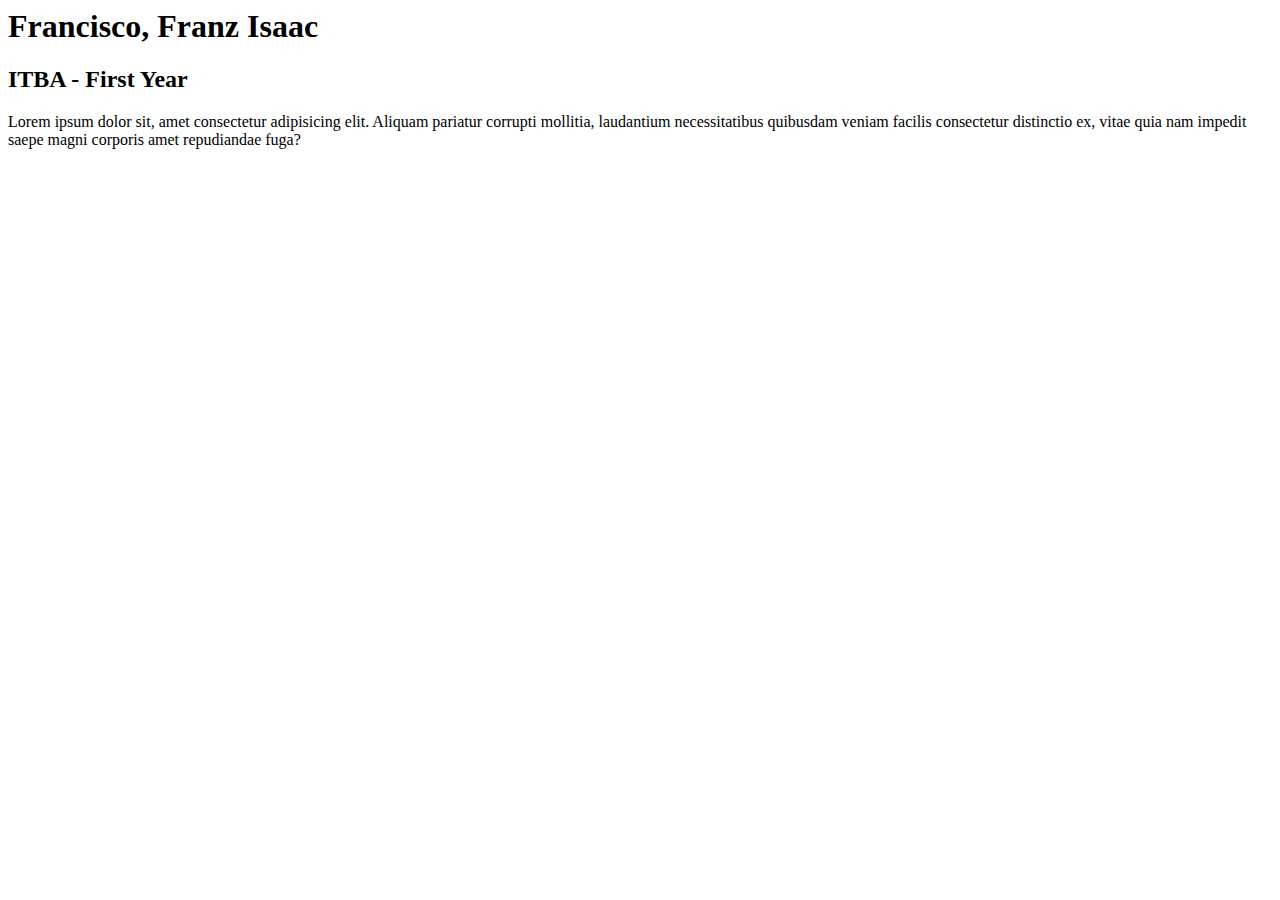
<file: index.html>
<html lang="en">
<head>
    <meta charset="UTF-8">
    <meta name="viewport" content="width=device-width, initial-scale=1.0">
    <title>IT0043 - TB02</title>
</head>
<body>
    <h1>Francisco, Franz Isaac</h1>
    <h2>ITBA - First Year</h2>
    <p>Lorem ipsum dolor sit, amet consectetur adipisicing elit. Aliquam pariatur corrupti mollitia, laudantium necessitatibus quibusdam veniam facilis consectetur distinctio ex, vitae quia nam impedit saepe magni corporis amet repudiandae fuga?</p>
</body>
</html>
</file>
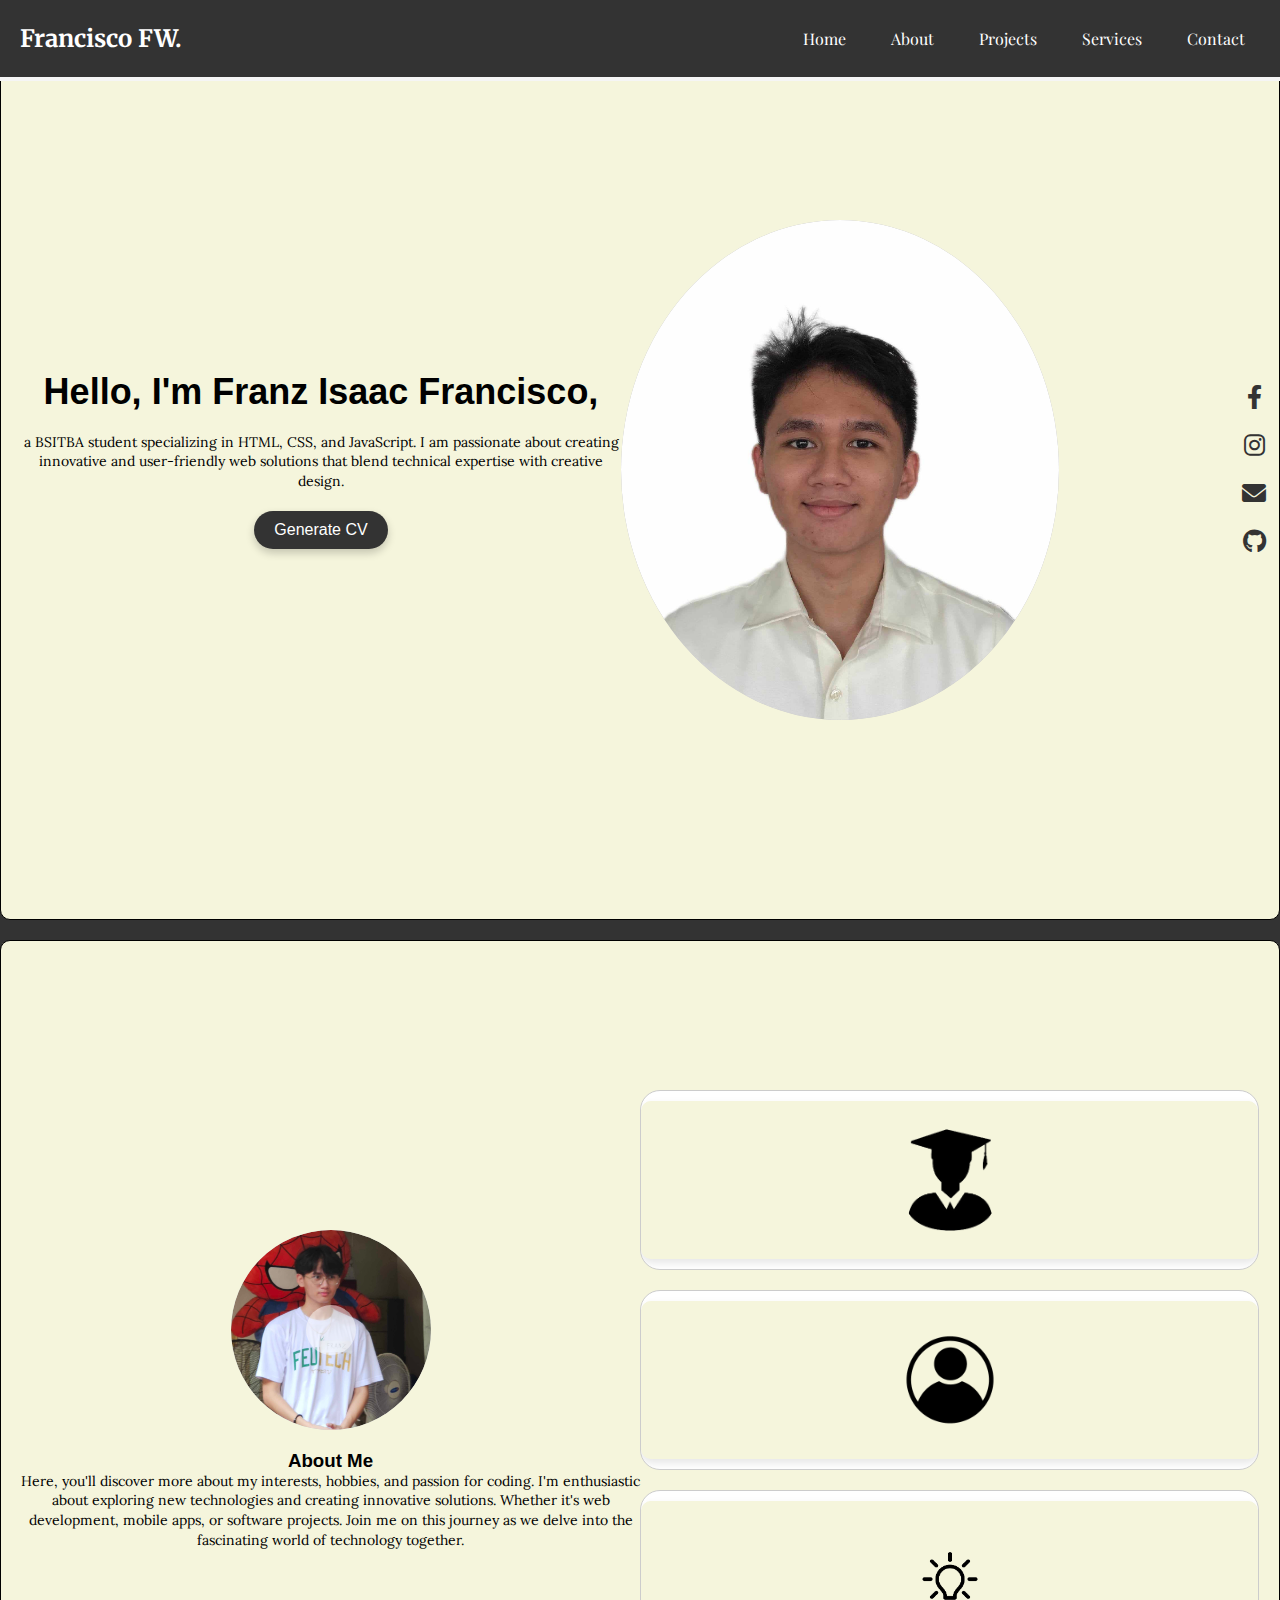
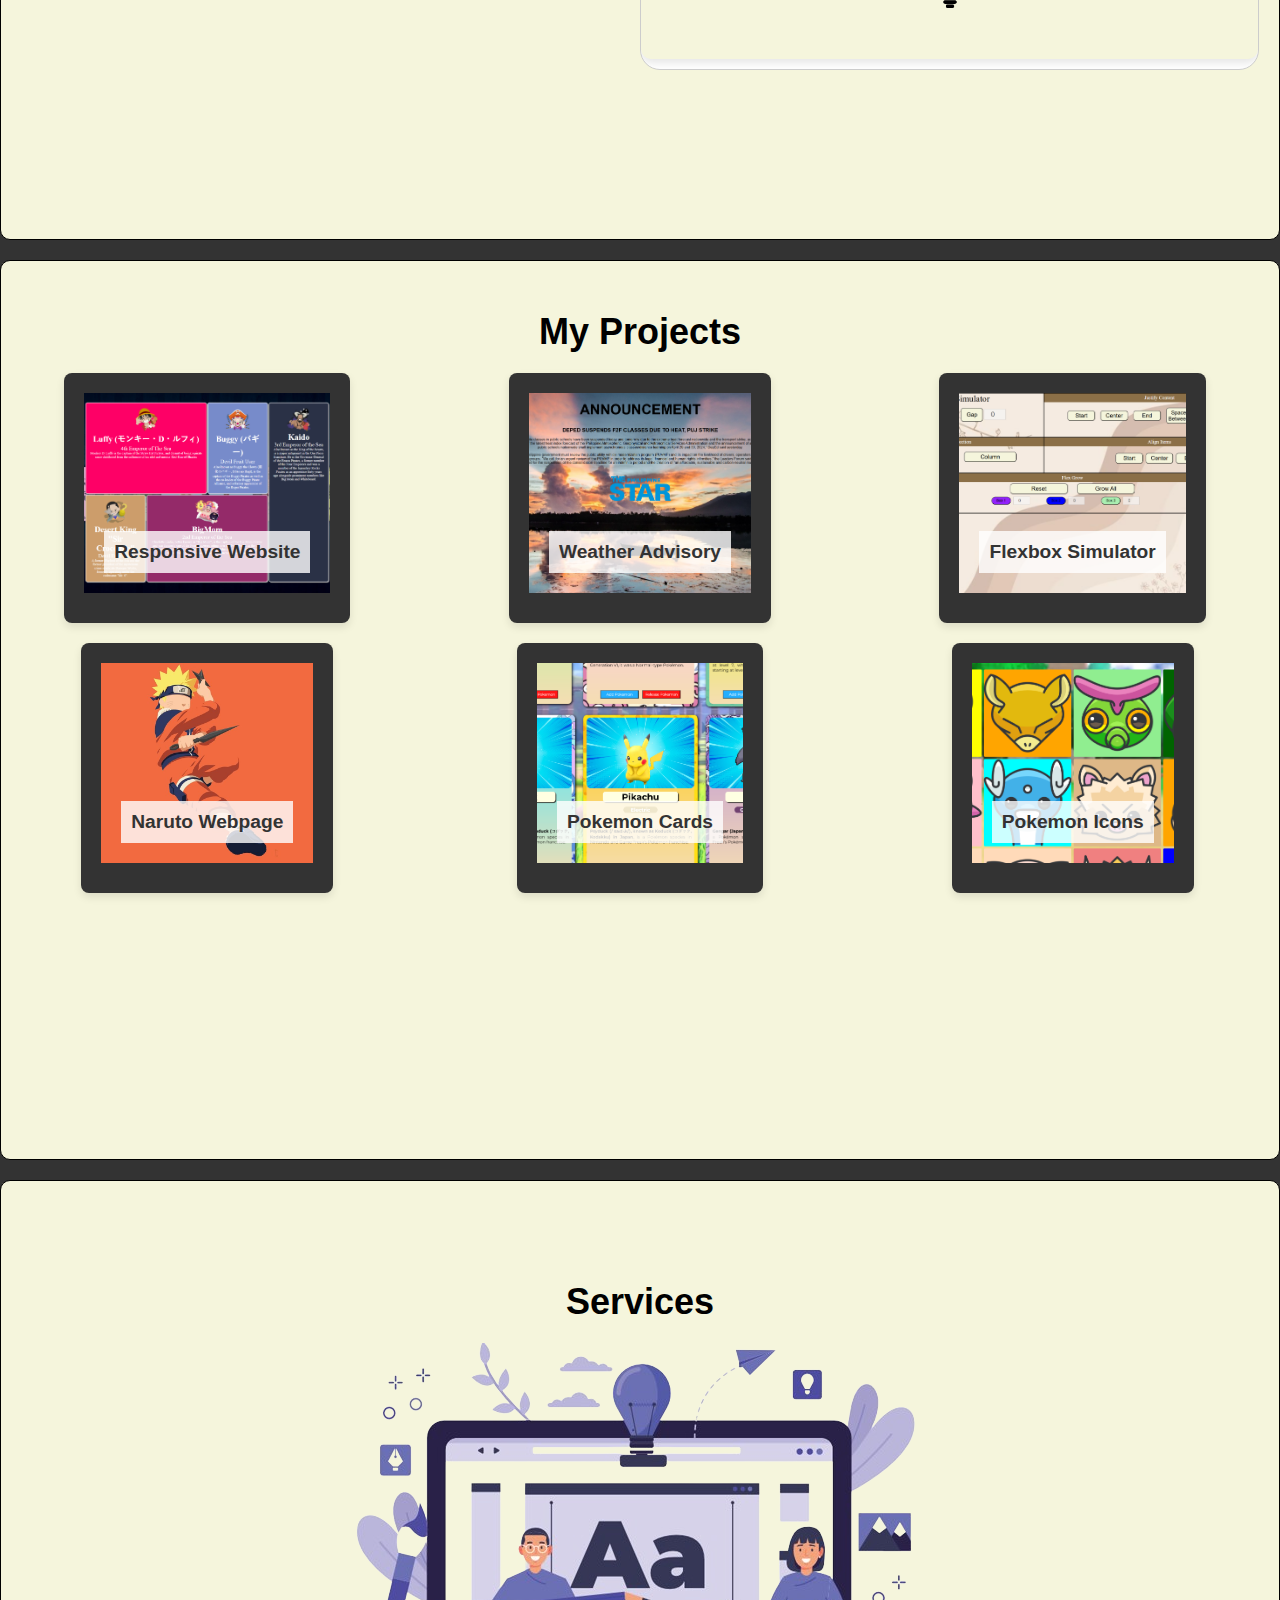
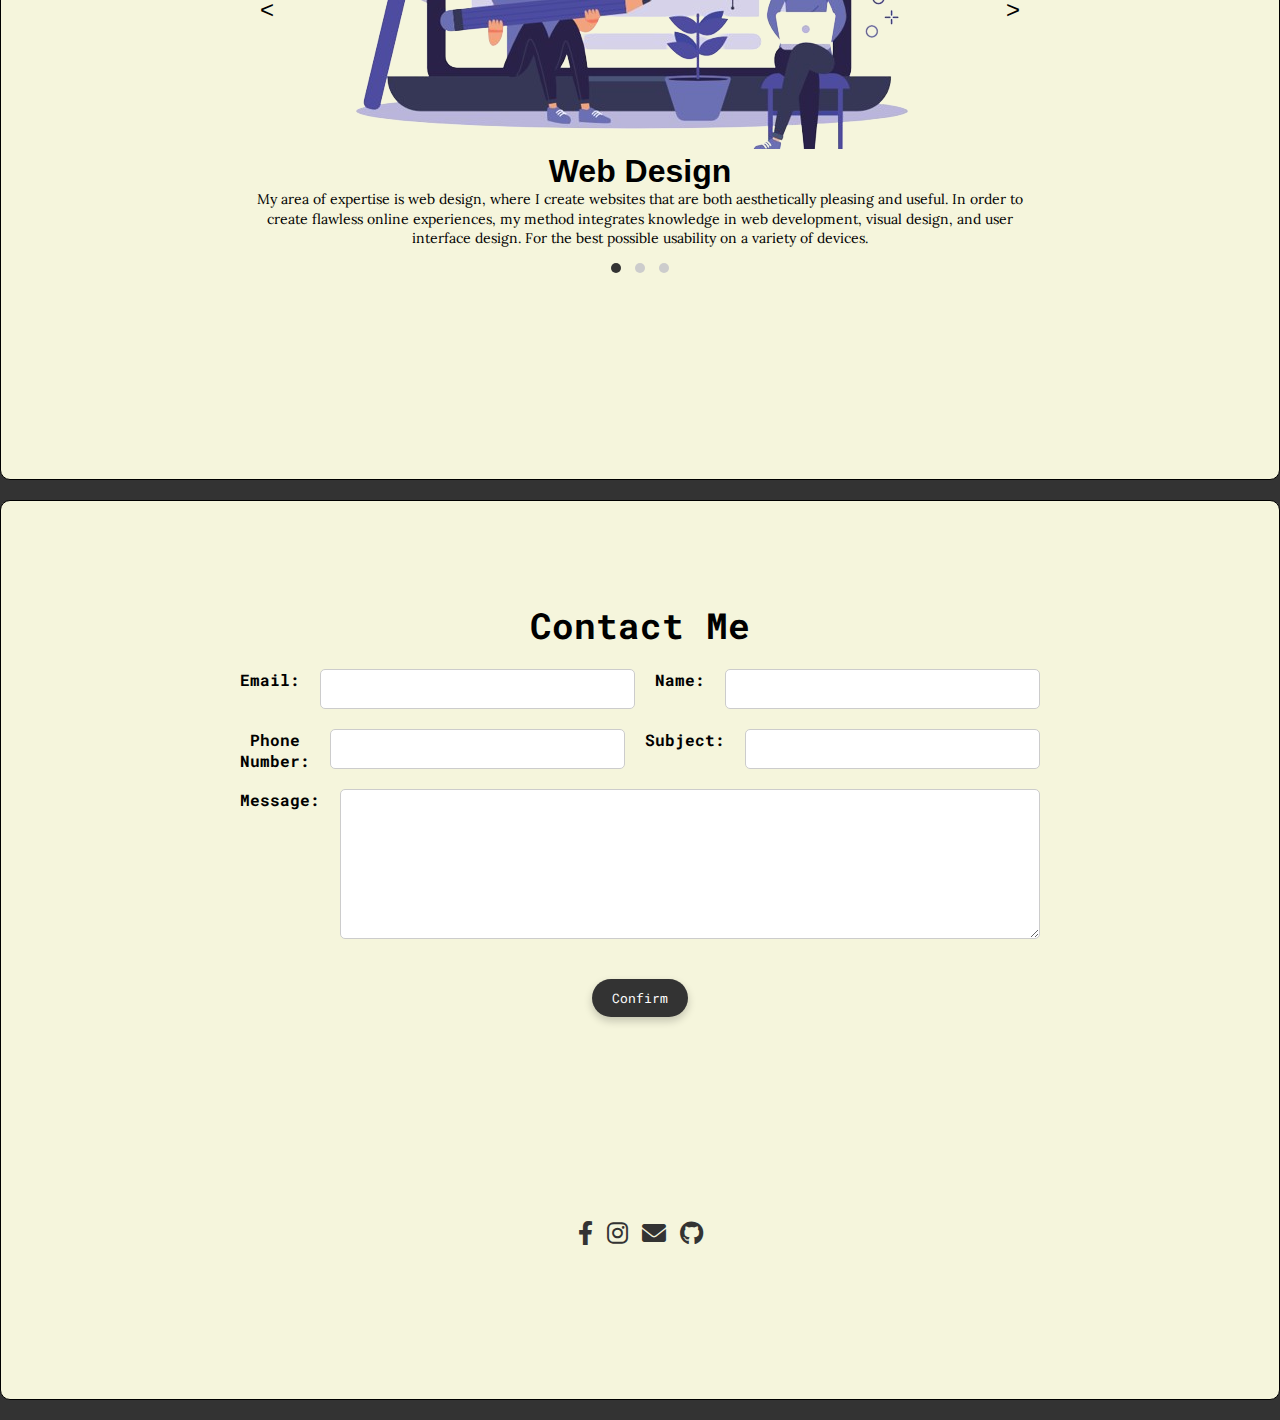
<file: final project.html>
<!DOCTYPE html>
<html lang="en">

<head>
    <script src="finalproject.js"></script>
    <meta charset="UTF-8">
    <meta name="viewport" content="width=device-width, initial-scale=1.0">
    <title>Francisco_FinalProject</title>
    <link rel="stylesheet" href="finalproject.css">
    <link rel="stylesheet" href="https://cdnjs.cloudflare.com/ajax/libs/font-awesome/6.0.0-beta3/css/all.min.css">
    <style>
        @import url('https://fonts.googleapis.com/css2?family=Lora:ital,wght@0,400..700;1,400..700&family=Merriweather:ital,wght@0,300;0,400;0,700;0,900;1,300;1,400;1,700;1,900&family=Nunito+Sans:ital,opsz,wght@0,6..12,200..1000;1,6..12,200..1000&family=Playfair+Display:ital,wght@0,400..900;1,400..900&family=Roboto+Mono:ital,wght@0,100..700;1,100..700&display=swap');
    </style>
</head>

<body>
    <header>
        <div class="logo">Francisco FW.</div>
        <nav>
            <a href="#homepage" class="header1">Home</a>
            <a href="#about" class="header1">About</a>
            <a href="#portfolio" class="header1">Projects</a>
            <a href="#services" class="header1">Services</a>
            <a href="#contact" class="header1">Contact</a>
        </nav>
    </header>

    <section id="homepage" class="home">
        <div class="profilepic">
            <img src="Profilepic.jpg" alt="Profile Picture">
        </div>
        <div class="homeinfo">
            <h2>Hello, I'm Franz Isaac Francisco,</h2>
            <p>a BSITBA student specializing in HTML, CSS, and JavaScript. I am passionate about creating innovative and
                user-friendly web solutions that blend technical expertise with creative design.</p>
            <a href="FranzIsaacFranciscoCV.pdf" target="_blank" class="cv-button">Generate CV</a>
        </div>
        <div class="social-links">
            <a href="https://www.facebook.com/franz.fransisco" target="_blank" class="social-icon"><i
                    class="fab fa-facebook-f"></i></a>
            <a href="https://www.instagram.com/only.frnzz/" target="_blank" class="social-icon"><i
                    class="fab fa-instagram"></i></a>
            <a href="https://mail.google.com/mail/u/0/#inbox" target="_blank" class="social-icon"><i
                    class="fas fa-envelope"></i></a>
            <a href="https://github.com/FranzIzek" target="_blank" class="social-icon"><i class="fab fa-github"></i></a>
        </div>
    </section>

    <section id="about" class="about">
        <div class="about-left">
            <div class="profile-circle">
                <img src="Franzpic1.jpg" alt="Profile Picture">
                <div class="floating-circle"></div>
            </div>
            <div class="notes">
                <h3>About Me</h3>
                <p class="notesinfo">Here, you'll discover more about my interests, hobbies, and passion for coding. I'm
                    enthusiastic about exploring new technologies and creating innovative solutions. Whether it's web
                    development, mobile apps, or software projects. Join me on this journey as we delve into the
                    fascinating world of technology together.</p>
            </div>
        </div>
        <div class="about-right">
            <div class="rectangle-box" onclick="flipBox(this)">
                <div class="box">
                    <div class="box-front">
                        <img src="Education.png" alt="Description Image 1">
                    </div>
                    <div class="box-back">
                        <p class="box-text">I started elementary school at Little Guardian Learning Center (LGLC) and
                            finished high school at FEU Roosevelt, where I furthered my studies and gained more
                            information. As a first-year BSITBA student at the FEU Institute of Technology, I am now
                            pursuing my passion for technology. With the goal of becoming a proficient IT specialist,
                            I'm committed to expanding my knowledge of HTML, CSS, and JavaScript in order to develop
                            unique and powerful web solutions.</p>
                    </div>
                </div>
            </div>
            <div class="rectangle-box" onclick="flipBox(this)">
                <div class="box">
                    <div class="box-front">
                        <img src="profile.png" alt="Description Image 2">
                    </div>
                    <div class="box-back">
                        <p class="box-text">I'm an 18-year-old BSITBA student with a focus on C++, HTML, CSS, and
                            JavaScript. I have a strong interest in coding and technology, and I love creating useful
                            and aesthetically pleasing web solutions. Python and its programming applications are also
                            piqueing my interest. In addition to coding, I like learning about new design concepts and
                            frameworks to advance my knowledge and produce cutting-edge digital content.
                        </p>
                    </div>
                </div>
            </div>
            <div class="rectangle-box" onclick="flipBox(this)">
                <div class="box">
                    <div class="box-front">
                        <img src="idea.png" alt="Description Image 3">
                    </div>
                    <div class="box-back">
                        <p class="box-text">From Rodriguez Rizal, I enjoy taking bicycle trips to explore the beautiful
                            scenery. When I'm not riding a bike, you can usually find me in the gym working out hard to
                            improve my body and mind. Another hobby of mine is playing video games because they provide
                            a way to relax and express myself freely. But the field of coding is what most interests me.
                            Using my HTML, CSS, JavaScript, and C++ talents, I like the challenge of creating websites
                            that are both visually appealing and practical.</p>
                    </div>
                </div>
            </div>
        </div>
    </section>

    <section id="portfolio" class="portfolio">
        <h2>My Projects</h2>
        <div class="project-grid">
            <div class="project-item">
                <div class="project-content" style="background-image: url('Onepieceinfo.png');">
                    <h3><a href="https://briannejp.github.io/it0043tb02/TSA6/Francisco%5FPenano%5FTSA6.html?fbclid=IwZXh0bgNhZW0CMTAAAR23zDKozisZ5lwZ6UHth7X8RhbgPHcuQ8iBiAZX6cnVJ9sFLSVmL4-65ac_aem_9F3mspPnsquT0Q6NAWoPOA"
                            target="_blank">Responsive Website</a></h3>

                </div>
            </div>
            <div class="project-item">
                <div class="project-content" style="background-image: url('Weatheradvisory.png');">
                    <h3><a href="https://franzizek.github.io/it0043tb02/francisco_tsa2" target="_blank">Weather
                            Advisory</a></h3>
                </div>
            </div>
            <div class="project-item">
                <div class="project-content" style="background-image: url('flexboxsimulator.png');">
                    <h3><a href="https://gabgab0102.github.io/it0043tb02/abundo_francisco_tsa8.html"
                            target="_blank">Flexbox Simulator</a></h3>
                </div>
            </div>
            <div class="project-item">
                <div class="project-content" style="background-image: url('Naruto1.jpg');">
                    <h3><a href="https://briannejp.github.io/it0043tb02/TSA7/Francisco_Penano_TSA7.html"
                            target="_blank">Naruto Webpage</a></h3>
                </div>
            </div>
            <div class="project-item">
                <div class="project-content" style="background-image: url('pokemoncards.png');">
                    <h3><a href="https://icoiconii.github.io/it0043tb02/carpio_tsa5/carpio_tsa5.html"
                            target="_blank">Pokemon Cards</a></h3>
                </div>
            </div>
            <div class="project-item">
                <div class="project-content" style="background-image: url('pokemonicons.png');">
                    <h3><a href="https://franzizek.github.io/it0043tb02/francisco_mpe.html?fbclid=IwZXh0bgNhZW0CMTAAAR0X7Z_7ax8WIQczF9ClaR4ZU30By41RxpZy6MvPCfX2DDkNItqXRYPgN3M_aem_yQRl6zVDI1KLxOPwxxLKzQ"
                            target="_blank">Pokemon Icons</a></h3>
                </div>
            </div>
        </div>
    </section>

    <section id="services" class="services">
        <h2>Services</h2>
        <div class="carousel-container">
            <button class="prev-btn">&lt;</button>
            <div class="carousel-slides">
                <div class="carousel-slide">
                    <img src="webdesigning.png" alt="webdesigning">
                    <h1>Web Design</h1>
                    <p>My area of expertise is web design, where I create websites that are both aesthetically pleasing
                        and useful. In order to create flawless online experiences, my method integrates knowledge in
                        web development, visual design, and user interface design. For the best possible usability on a
                        variety of devices.</p>
                </div>
                <div class="carousel-slide">
                    <img src="webdevelopment.png" alt="webdevelopment">
                    <h1>Web Development</h1>
                    <p>I am skilled in web development, using HTML, CSS, and JavaScript in particular to create dynamic
                        and eye-catching websites. I use HTML to define content and layout, style elements for a
                        polished appearance and responsive design on various devices, and use JavaScript to add
                        interactive features and behaviors to enhance functionality.</p>
                </div>
                <div class="carousel-slide">
                    <img src="UIdesign.png" alt="UIDESIGN">
                    <h1>UI/UX Design</h1>
                    <p>My area of expertise is UI/UX design, where I create user interfaces that are both aesthetically
                        pleasing and intuitive. Creating wireframes and prototypes to illustrate concepts, applying
                        interaction and visual design principles to improve usability, and conducting user research to
                        understand behaviors and needs are some of my skills.</p>
                </div>
            </div>
            <button class="next-btn">&gt;</button>
            <div class="pagination-dots">
                <span class="dot active"></span>
                <span class="dot"></span>
                <span class="dot"></span>
            </div>
        </div>
    </section>

    <section id="contact" class="contact">
        <h2>Contact Me</h2>
        <div class="contact-form">
            <div class="form-group">
                <label for="email">Email:</label>
                <input type="email" id="email" name="email" required>
                <label for="name">Name:</label>
                <input type="text" id="name" name="name" required>
            </div>
            <div class="form-group">
                <label for="phone">Phone Number:</label>
                <input type="tel" id="phone" name="phone" required>
                <label for="subject">Subject:</label>
                <input type="text" id="subject" name="subject" required>
            </div>
            <div class="form-group full-width">
                <label for="message">Message:</label>
                <textarea id="message" name="message" required></textarea>
            </div>
            <button type="submit" class="confirm-btn">Confirm</button>

            <div class="social-links1">
                <a href="https://www.facebook.com/franz.fransisco" target="_blank" class="social-icon"><i
                        class="fab fa-facebook-f"></i></a>
                <a href="https://www.instagram.com/only.frnzz/" target="_blank" class="social-icon"><i
                        class="fab fa-instagram"></i></a>
                <a href="https://mail.google.com/mail/u/0/#inbox" target="_blank" class="social-icon"><i
                        class="fas fa-envelope"></i></a>
                <a href="https://github.com/FranzIzek" target="_blank" class="social-icon"><i
                        class="fab fa-github"></i></a>
            </div>
    </section>

</body>

</html>
</file>
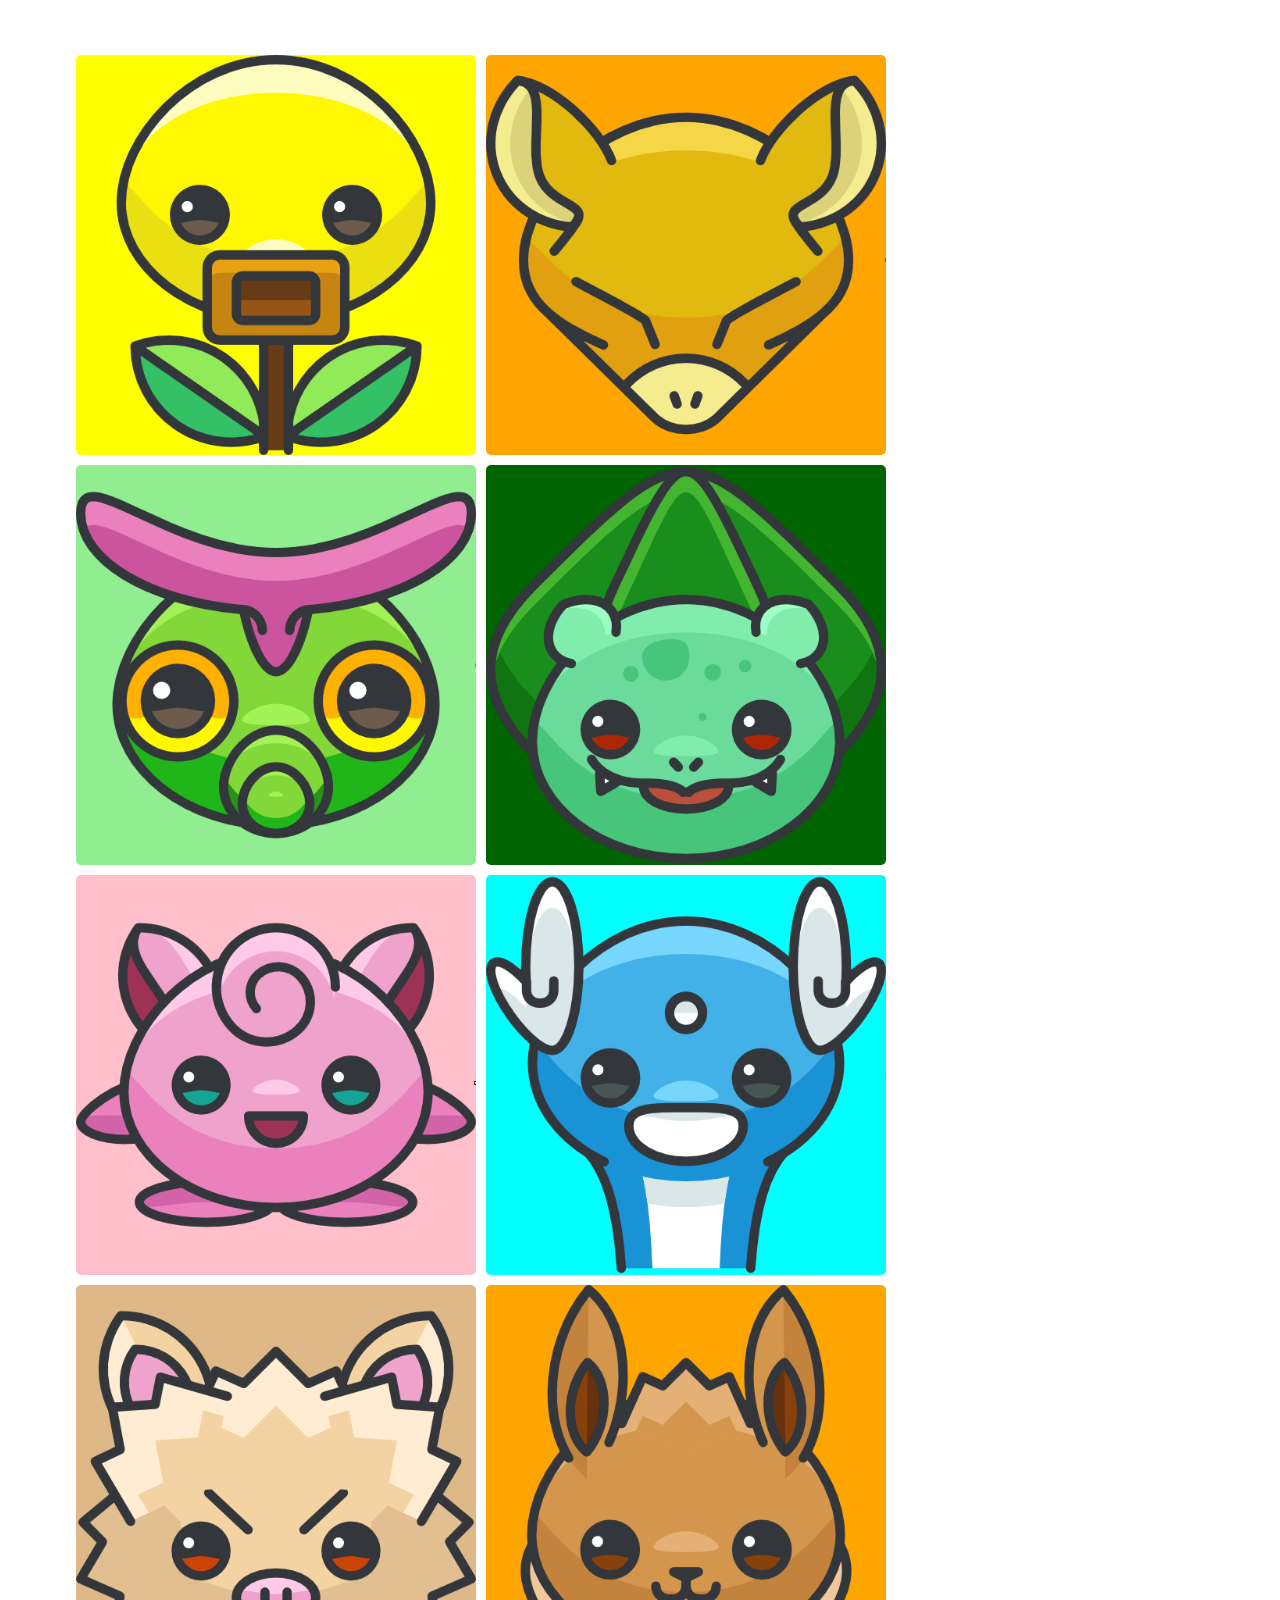
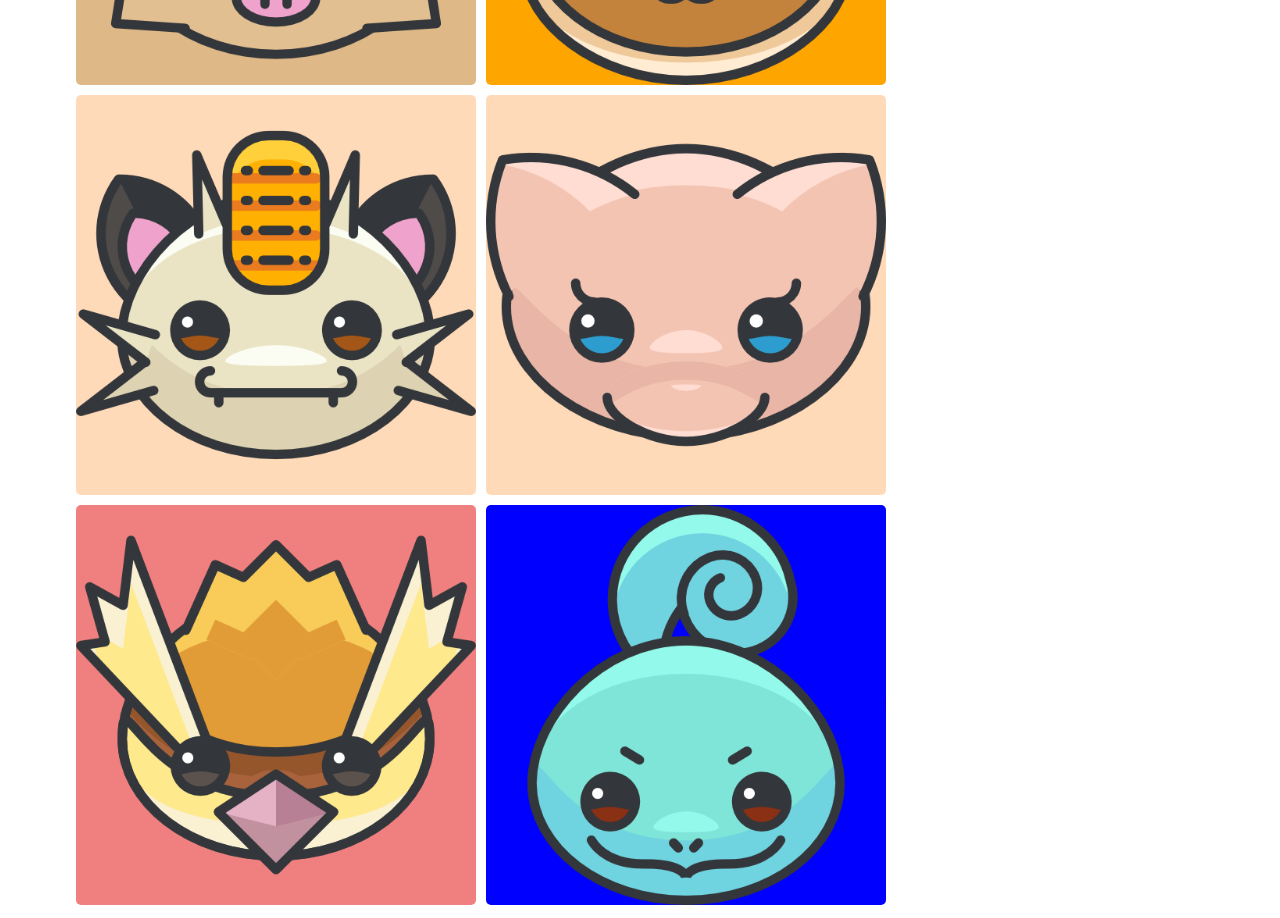
<file: francisco_mpe.html>
<!DOCTYPE html>
<html lang="en">

<head>
    <meta charset="UTF-8">
    <meta name="viewport" content="width=device-width, initial-scale=1.0">
    <title>Midterm Exam Francisco</title>
    <link rel="stylesheet" href="style2.css">
</head>

<body>
    <div class="container">

        <div class="icon bellsprout">
            <img src="bellsprout.png" alt="bellsprout">
            <p>𝗕𝗘𝗟𝗟𝗦𝗣𝗥𝗢𝗨𝗧</p>
            <img src="pokeball.png" alt="" class="pokeball">
        </div>

        <div class="icon abra">
            <img src="abra.png" alt="abra">
            <p>𝗔𝗕𝗥𝗔</p>
            <img src="pokeball.png" alt="" class="pokeball">
        </div>

        <div class="icon caterpie">
            <img src="caterpie.png" alt="caterpie">
            <p>𝗖𝗔𝗧𝗘𝗥𝗣𝗜𝗘</p>
            <img src="pokeball.png" alt="" class="pokeball">
        </div>

        <div class="icon bullbasaur">
            <img src="bullbasaur.png" alt="bullbasaur">
            <p>𝗕𝗨𝗟𝗟𝗕𝗔𝗦𝗔𝗨𝗥</p>
            <img src="pokeball.png" alt="" class="pokeball">
        </div>

        <div class="icon jigglypuff">
            <img src="jigglypuff.png" alt="jigglypuff">
            <p>𝗝𝗜𝗚𝗚𝗟𝗬𝗣𝗨𝗙𝗙</p>
            <img src="pokeball.png" alt="" class="pokeball">
        </div>

        <div class="icon dratini">
            <img src="dratini.png" alt="dratini">
            <p>𝗗𝗥𝗔𝗧𝗜𝗡𝗜</p>
            <img src="pokeball.png" alt="" class="pokeball">
        </div>

        <div class="icon mankey">
            <img src="mankey.png" alt="mankey">
            <p>𝗠𝗔𝗡𝗞𝗘𝗬</p>
            <img src="pokeball.png" alt="" class="pokeball">
        </div>

        <div class="icon eevee">
            <img src="eevee.png" alt="eevee">
            <p>𝗘𝗘𝗩𝗘𝗘</p>
            <img src="pokeball.png" alt="" class="pokeball">
        </div>

        <div class="icon meowth">
            <img src="meowth.png" alt="meowth">
            <p>𝗠𝗘𝗢𝗪𝗧𝗛</p>
            <img src="pokeball.png" alt="" class="pokeball">
        </div>

        <div class="icon mew">
            <img src="mew.png" alt="mew">
            <p>𝗠𝗘𝗪</p>
            <img src="pokeball.png" alt="" class="pokeball">
        </div>

        <div class="icon pidgey">
            <img src="pidgey.png" alt="pidgey">
            <p>𝗣𝗜𝗗𝗚𝗘𝗬</p>
            <img src="pokeball.png" alt="" class="pokeball">
        </div>

        <div class="icon squirtle1">
            <img src="squirtle1.png" alt="squirtle1">
            <p>𝗦𝗤𝗨𝗜𝗥𝗧𝗟𝗘</p>
            <img src="pokeball.png" alt="" class="pokeball">
        </div>

    </div>

</body>

</html>
</file>
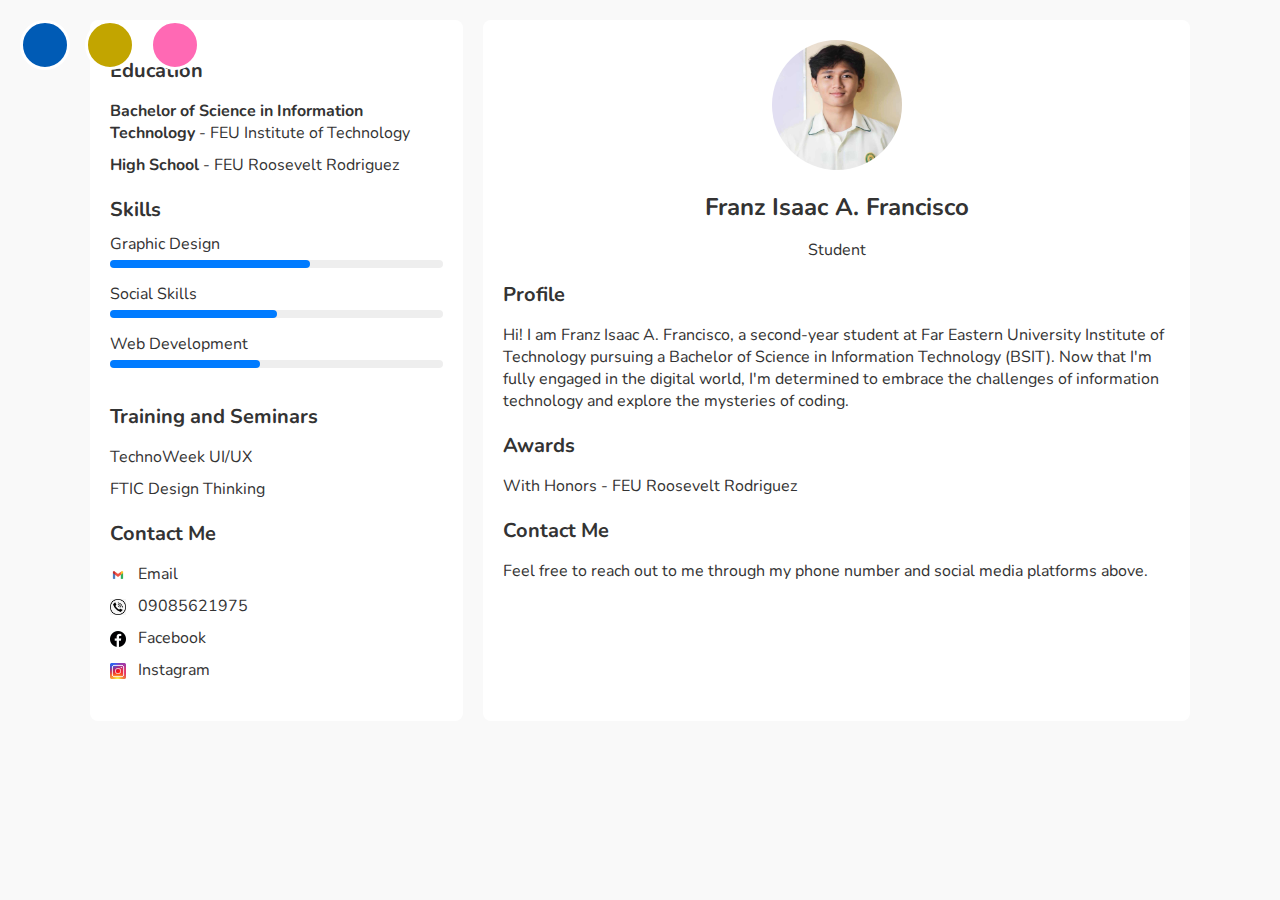
<file: resume/resume.html>
<!DOCTYPE html>
<html lang="en">

<head>
    <meta charset="UTF-8">
    <meta name="viewport" content="width=device-width, initial-scale=1.0">
    <title>Resume - Franz Isaac A. Francisco</title>
    <link rel="stylesheet" href="port.css">
    <link href="https://fonts.googleapis.com/css2?family=Nunito:wght@300;400;600&display=swap" rel="stylesheet">
</head>

<body>
    <div class="theme-buttons">
        <button onclick="setTheme('blue')" class="theme-blue"></button>
        <button onclick="setTheme('beige')" class="theme-beige"></button>
        <button onclick="setTheme('pink')" class="theme-pink"></button>
    </div>

    <div class="container">
        <div class="sidebar">
            <div class="section">
                <h2>Education</h2>
                <ul>
                    <li><strong>Bachelor of Science in Information Technology</strong> - FEU Institute of Technology
                    </li>
                    <li><strong>High School</strong> - FEU Roosevelt Rodriguez</li>
                </ul>
            </div>

            <div class="section">
                <h2>Skills</h2>
                <div class="skills">
                    <div class="skill">
                        <div class="skillname">Graphic Design</div>
                        <div class="skillbar">
                            <div class="skillprogress" style="width: 60%;"></div>
                        </div>
                    </div>
                    <div class="skill">
                        <div class="skillname">Social Skills</div>
                        <div class="skillbar">
                            <div class="skillprogress" style="width: 50%;"></div>
                        </div>
                    </div>
                    <div class="skill">
                        <div class="skillname">Web Development</div>
                        <div class="skillbar">
                            <div class="skillprogress" style="width: 45%;"></div>
                        </div>
                    </div>
                </div>
            </div>

            <div class="section">
                <h2>Training and Seminars</h2>
                <ul>
                    <li>TechnoWeek UI/UX</li>
                    <li>FTIC Design Thinking</li>
                </ul>
            </div>

            <div class="section">
                <h2>Contact Me</h2>
                <ul>
                    <li><a href="https://mail.google.com/mail/u/0/#inbox"><img src="gmail.jpg" alt="Gmail" class="icon"> Email</a>
                    </li>
                    <li><a href="tel:09085621975"><img src="phone.png" alt="Phone" class="icon"> 09085621975</a></li>
                    <li><a href="https://www.facebook.com/frnzfrancisco"><img src="facebook.png" alt="Facebook"
                                class="icon"> Facebook</a></li>
                    <li><a href="https://www.instagram.com/only.frnzz/"><img src="insta.jpg" alt="Instagram"
                                class="icon"> Instagram</a></li>
                </ul>
            </div>
        </div>

        <div class="content">
            <div class="header">
                <img src="profilepic.jpg" alt="Profile Picture">
                <h1>Franz Isaac A. Francisco</h1>
                <p>Student</p>
            </div>

            <div class="section">
                <h2>Profile</h2>
                <p>Hi! I am Franz Isaac A. Francisco, a second-year student at Far Eastern University Institute of
                    Technology pursuing a Bachelor of Science in Information Technology (BSIT). Now that I'm fully
                    engaged in the digital world, I'm determined to embrace the challenges of information technology and
                    explore the mysteries of coding.</p>
            </div>

            <div class="section">
                <h2>Awards</h2>
                <ul>
                    <li>With Honors - FEU Roosevelt Rodriguez</li>
                </ul>
            </div>

            <div class="section">
                <h2>Contact Me</h2>
                <p>Feel free to reach out to me through my phone number and social media platforms above.</p>
            </div>
        </div>
    </div>

    <script src="resume.js"></script>
</body>

</html>
</file>
<file: finalproject.css>
* {
    margin: 0;
    padding: 0;
    box-sizing: border-box;
    scroll-behavior: smooth;
}

body {
    font-family: Arial, sans-serif;
    background-color: #333;
}


header {
    display: flex;
    justify-content: space-between;
    align-items: center;
    padding: 20px;
    background-color: #333;
    color: white;
    border-bottom: 4px solid #f5f5f5;
    position: fixed;
    width: 100%;
    top: 0;
    z-index: 1000;
}

.header1 {
    font-family: Playfair Display;
}

header .logo {
    font-size: 24px;
    font-weight: bold;
    font-family: 'Merriweather';
}

header nav {
    display: flex;
    gap: 15px;
    justify-content: center;
}

header nav a {
    color: white;
    text-decoration: none;
    padding: 8px 15px;
    border-radius: 5px;
    transition: background-color 0.3s ease;
}

header nav a:hover {
    background-color: #555;
}



section {
    height: 100vh;
    padding: 100px 20px;
    margin-top: 80px;
    border: 1px solid black;
    margin: 20px 0;
    border-radius: 10px;
    background-color: #f5f5dc;
    min-height: calc(100vh - 140px);
    text-align: center;
    position: relative;
}

section h2 {
    font-size: 36px;
    margin-bottom: 20px;
}

section p {
    font-size: 18px;
    line-height: 1.6;
}

section.home {
    display: flex;
    align-items: center;
    justify-content: center;
    flex-direction: row-reverse;
}

.profilepic {
    width: 200px;
    height: 200px;
    background-color: #ccc;
    border-radius: 50%;
    overflow: hidden;
    margin: 0 auto;
    display: flex;
    align-items: center;
    justify-content: center;
    margin-right: 20px;
}

.profilepic {
    width: 200px;
    height: 200px;
    background-color: #ccc;
    border-radius: 50%;
    overflow: hidden;
    margin: 0 auto 20px;
    display: flex;
    align-items: center;
    justify-content: center;
}

.homeinfo {
    max-width: 600px;
    text-align: center;
    margin: 0 auto 20px;
}

section.home .profilepic {
    width: 500px;
    height: 500px;
    background-color: #ccc;
    border-radius: 50%;
    overflow: hidden;
    margin-right: 200px;
    animation: floatAnimation 5s ease-in-out infinite alternate;
}

.profilepic img {
    width: 100%;
    height: auto;
    object-fit: cover;
}

.cv-button {
    background-color: #333;
    color: white;
    padding: 10px 20px;
    border: none;
    border-radius: 20px;
    cursor: pointer;
    transition: background-color 0.3s ease;
    box-shadow: 0 4px 8px rgba(0, 0, 0, 0.2);
    font-size: 16px;
    display: inline-block;
    margin-top: 20px;
    text-decoration: none;
}

.cv-button:hover {
    background-color: #555;
}

@keyframes floatAnimation {
    0% {
        transform: translateY(0);
    }
    100% {
        transform: translateY(-20px);
    }
}

.section.home .homeinfo {
    max-width: 600px;
    text-align: left;
    margin-right: 20px;
}

.social-links {
    position: absolute;
    top: 50%;
    right: 1%;
    transform: translateY(-50%);
    display: flex;
    flex-direction: column;
}

.social-icon {
    font-size: 24px;
    color: #333;
    margin: 10px 0;
    transition: color 0.3s ease;
}

.social-icon:hover {
    color: #555;
}

.project-grid {
    display: grid;
    grid-template-columns: repeat(auto-fit, minmax(250px, 1fr));
    gap: 20px;
}

.project-item a {
    display: block;
    height: 100%;
    color: #333;
    text-decoration: none;
    display: flex;
    justify-content: center;
    align-items: center;
    font-size: 1.2rem;
    font-weight: bold;
    background-color: rgba(255, 255, 255, 0.8);
    padding: 10px;
    transition: background-color 0.3s ease;
}

.project-item a:hover {
    background-color: rgba(0, 123, 255, 0.8);
    color: #fff;
}


.project-grid {
    display: grid;
    grid-template-columns: repeat(3, 1fr);
    gap: 20px;
    margin-top: 20px;
}

.project-item {
    position: relative;
    overflow: hidden;
    border-radius: 10px;
    transition: transform 0.3s ease;
    cursor: pointer;
    height: 250px;
    padding: 20px;
    background-size: cover;
    background-repeat: no-repeat;
    background-position: center;
}

.project-item:hover {
    transform: scale(1.02);
}

.project-item a {
    display: block;
    height: 100%;
    color: inherit;
    text-decoration: none;
    position: relative;
}

.project-item a:hover {
    text-decoration: none;
    color: inherit;
}

.project-title {
    background-color: rgba(255, 255, 255, 0.8);
    color: #333;
    padding: 10px 20px;
    border-radius: 5px;
    position: absolute;
    bottom: 20px;
    left: 50%;
    transform: translateX(-50%);
    text-align: center;
    transition: background-color 0.3s ease, color 0.3s ease;/
    opacity: 0;
}

.project-item:hover .project-title {
    opacity: 1;
}

.carousel-container {
    position: relative;
    width: 100%;
    max-width: 800px;
    margin: 0 auto;
}

.carousel-slides.smooth-return {
    display: flex;
    overflow-x: hidden;
    transition: all 0.5s ease-in-out;
}


.carousel-slide.active {
    display: block;
}

.prev-btn,
.next-btn {
    position: absolute;
    top: 50%;
    transform: translateY(-50%);
    padding: 10px;
    font-size: 24px;
    background: none;
    border: none;
    cursor: pointer;
}

.prev-btn {
    left: 10px;
}

.next-btn {
    right: 10px;
}

.pagination-dots {
    text-align: center;
    margin-top: 10px;
}

.dot {
    display: inline-block;
    width: 10px;
    height: 10px;
    background-color: #ccc;
    border-radius: 50%;
    margin: 0 5px;
    cursor: pointer;
}

.dot.active {
    background-color: #333;
}

.contact-form {
    display: flex;
    flex-direction: column;
    align-items: center;
}

.contact-form .form-group {
    display: flex;
    justify-content: space-between;
    width: 100%;
    max-width: 800px;
    gap: 20px;
}

.contact-form .form-group.full-width {
    width: 100%;
}

.contact-form label {
    display: block;
    margin-bottom: 5px;
    font-weight: bold;
}

.contact-form input,
.contact-form textarea {
    width: 100%;
    padding: 10px;
    margin-bottom: 20px;
    border: 1px solid #ccc;
    border-radius: 5px;
}

.confirm-btn {
    background-color: #333;
    color: white;
    padding: 10px 20px;
    border: none;
    border-radius: 100px;
    cursor: pointer;
    box-shadow: 0 4px 8px rgba(0, 0, 0, 0.2);
    display: flex;
    justify-content: center;
    align-items: center;
    margin-top: 20px;
}

.confirm-btn:hover {
    background-color: #555;
}


.faq {
    text-align: left;
    padding-left: 20px;
}

@media (max-width: 768px) {
    .contact-form .form-group {
        flex-direction: column;
        align-items: center;
    }

    .contact-form .form-group.full-width {
        width: 100%;
    }
}

.contact-form textarea {
    width: 100%;
    padding: 10px;
    margin-bottom: 20px;
    border: 1px solid #ccc;
    border-radius: 5px;
    height: 150px;
}

.profilepic {
    width: 200px;
    height: 200px;
    background-color: #ccc;
    border-radius: 50%;
    overflow: hidden;
    margin: 0 auto;
    display: flex;
    align-items: center;
    justify-content: center;
}

.profilepic img {
    width: 100%;
    height: 100%;
    object-fit: cover;
    border-radius: 50%;
}

.about {
    display: flex;
    justify-content: space-around;
    align-items: center;
    padding: 100px 20px;
}

.about-left {
    flex: 1;
    text-align: center;
}

.profile-circle {
    position: relative;
    width: 200px;
    height: 200px;
    margin: 0 auto;
    overflow: hidden;
    border-radius: 50%;
    background-color: #ccc;
}

.profile-circle img {
    width: 100%;
    height: 100%;
    object-fit: cover;
    border-radius: 50%;
}

.floating-circle {
    position: absolute;
    width: 50px;
    height: 50px;
    background-color: rgba(255, 255, 255, 0.5);
    border-radius: 50%;
    animation: floatAnimation 3s ease-in-out infinite alternate;
    top: 50%;
    left: 50%;
    transform: translate(-50%, -50%);
}

.about-right {
    flex: 1;
    display: flex;
    flex-direction: column;
    justify-content: center;
    align-items: center;
}

.box {
    width: 150px;
    height: 150px;
    background-color: #f5f5dc;
    border-radius: 50px;
    overflow: hidden;
    position: relative;
    cursor: pointer;
    margin: 10px;
    transition: transform 0.3s ease;
}

.box:hover {
    transform: scale(1.1);
}

.box-content {
    display: flex;
    flex-direction: column;
    align-items: center;
    justify-content: center;
    height: 100%;
}

.box-content img {
    width: 80px;
    height: 80px;
    object-fit: cover;
    border-radius: 50%;
    margin-bottom: 10px;
}

.description {
    display: none;
    position: absolute;
    bottom: 0;
    left: 0;
    width: 100%;
    padding: 10px;
    background-color: rgba(255, 255, 255, 0.8);
    text-align: center;
    transition: transform 0.3s ease;
}

.box:hover .description {
    display: block;
    transform: translateY(100%);
}

.portfolio {
    padding: 50px 0;
    text-align: center;
}

.project-grid {
    display: grid;
    grid-template-columns: repeat(3, 1fr);
    gap: 20px;
    justify-items: center;
}

.project-item {
    background-color: #333;
    padding: 20px;
    border-radius: 8px;
    box-shadow: 0 4px 8px rgba(0, 0, 0, 0.1);
    overflow: hidden;
    display: flex;
    flex-direction: column;
    align-items: center;
    text-align: center;
}

.project-content {
    background-size: cover;
    background-position: center;
    width: 100%;
    height: 200px;
    display: flex;
    flex-direction: column;
    justify-content: flex-end;
    padding: 20px;
}

.project-content h3 {
    margin: 0;
    font-size: 1.2rem;
    color: #333;
}

.project-content p {
    margin: 10px 0 0;
    font-size: 0.9rem;
    color: #666;
}


.social-links1{
    justify-content: center;
    margin-top: 200px;
    gap: 20px;
    font-size: 24px;
    color: #333;
    transition: color 0.3s ease;
}

.about {
    display: flex;
    justify-content: space-around;
    align-items: center;
    padding: 100px 20px;
    background-color: #f5f5dc;
}

.about-left {
    flex: 1;
    text-align: center;
}

.profile-circle {
    position: relative;
    width: 200px;
    height: 200px;
    margin: 0 auto;
    overflow: hidden;
    border-radius: 50%;
    background-color: #ccc;
}

.profile-circle {
    position: relative;
    width: 200px;
    height: 200px;
    margin: 0 auto; 
    overflow: hidden;
    border-radius: 50%;
    background-color: #ccc;
    transition: transform 0.3s ease;
}

.profile-circle:hover {
    transform: scale(1.1);
}

.profile-circle img {
    width: 100%;
    height: 100%;
    object-fit: cover;
    border-radius: 50%;
}


.notes {
    margin-top: 20px;
}

.about-right .rectangle-box {
    width: 100%;
    border: 1px solid #ccc;
    padding: px;
    margin-bottom: 20px;
    overflow: hidden;
    display: flex;
    flex-direction: column;
    align-items: center;
    background-color: #fff;
    border-radius: 20px;
}

.about-right .rectangle-box img {
    max-width: 100%;
    height: auto;
}

.about-right .rectangle-box p {
    width: 100%;
    word-wrap: break-word;
    text-align: center;
    margin-top: 10px;
    padding: 10px;
}

.rectangle-box {
    perspective: 1000px;
    cursor: pointer;
    width: 200px;
    height: 200px;
    margin-bottom: 20px;
}

.box {
    position: relative;
    cursor: pointer;
    perspective: 1000px;
}

.box-front, .box-back {
    position: absolute;
    width: 100%;
    height: 100%;
    backface-visibility: hidden;
    transition: transform 0.6s;
}

.box-back {
    transform: rotateY(180deg);
}

.box:hover .box-front {
    transform: rotateY(-180deg);
}

.box:hover .box-back {
    transform: rotateY(0);
}

.rectangle-box {
    width: 250px;
    height: 180px;
    perspective: 1000px;
    margin-bottom: 20px;
    position: relative;
}

.box {
    width: 100%;
    height: 100%;
    transition: transform 0.6s;
    transform-style: preserve-3d;
    border-radius: 10px;
    box-shadow: 0 4px 8px rgba(0, 0, 0, 0.1);
}

.box-front, .box-back {
    position: absolute;
    width: 100%;
    height: 100%;
    backface-visibility: hidden;
    border-radius: 10px;
    overflow: hidden;
    background-color: beige; 
    color: #333;
    display: flex;
    justify-content: center;
    align-items: center;
    text-align: center;
}

.box-front img {
    width: 100px;
    height: 100px;
    object-fit: cover;
}

.box-front {
    transform: rotateY(0deg);
}

.box-back {
    transform: rotateY(180deg);
    padding: 20px;
    display: flex;
    flex-direction: column;
    justify-content: center;
}

.rectangle-box:hover .box {
    transform: rotateY(180deg);
}

.box-text {
    transform: scaleX(-1);
}

section p {
    font-size: 14px;
    line-height: 1.4;
    font-family: 'Lora';
}

.box-content p {
    font-size: 14px;
    padding: 5px;
}


.contact {
    font-family: 'Roboto Mono', monospace;
}

.contact-form label,
.contact-form input,
.contact-form textarea,
.confirm-btn {
    font-family: 'Roboto Mono', monospace;
}


@media (max-width: 700px) {
    .logo {
        display: none;
    }

    .profilepic {
        display: none;
    }

    .social-links {
        flex-direction: row;
        justify-content: center;
        position: absolute;
        bottom: 10px;
        width: 100%;
    }

    .social-links a {
        margin: 0 10px;
    }

    .profile-picture {
        position: absolute;
        bottom: 20px;
        left: 50%;
        transform: translateX(-50%);
        z-index: 10;
    }

    .cv-button {
        position: absolute;
        bottom: 10px;
        left: 50%;
        transform: translateX(-50%);
    }

    .box-text {
        font-size: 7.5px;
    }

    .notesinfo{
        font-size: 12px;
        flex-direction: center;
        margin-right: 12px;
    }

    .project-item {
        height: 170px;
        margin-bottom: 20px;
    }
    .project-content {
        padding: 10px;
    }

    .project-grid {
        display: grid;
        grid-template-columns: repeat(2, 1fr);
        gap: 20px;
    }

    carousel-slide {
        padding: 20px;
    }
    .carousel-slide img {
        width: 300px;
        height: auto;
    }
    .carousel-slide h1 {
        font-size: 18px;
    }
    .carousel-slide p {
        font-size: 14px;
    }

    #message {
        height: 100px;
    }
    .form-group {
        width: 100%;
        margin-bottom: 15px;
    }
    .form-group.full-width {
        display: block;
    }
    .contact-form {
        flex-direction: column;
        align-items: center;
    }
    .confirm-btn {
        width: 100%;
        justify-content: center;
    }

    .social-links1 {
        color: white;
    }
}


@media (max-width: 400px) {
    .box-text {
        font-size: 5.8px;
    }
    
    .notesinfo{
        font-size: 9px;
        flex-direction: center;
        margin-right: 10px;
    }

    ..project-grid {
        grid-template-columns: 1fr;
        grid-gap: 15px;
    }

    .project-item {
        height: 120px;
        margin-bottom: 15px;
    }

    .social-links1 {
        color: white;
    }

}
</file>
<file: style2.css>
body {
    display: flex;
    justify-content: center;
    align-items: center;
    margin-top: 50px;
    background-image: url(https://images-wixmp-ed30a86b8c4ca887773594c2.wixmp.com/f/2fb2821a-1406-4a1d-9b04-6668f278e944/d843fov-5ad2d436-789b-48f4-91ac-7a553ca26306.png?token=eyJ0eXAiOiJKV1QiLCJhbGciOiJIUzI1NiJ9.[base64].4WU23QrSu_7CD6c4MJIYPEeIvE5o8maEEkqYM40mwus);
    background-size: cover;
    background-position: center;
}

.container {
    display: flex;
    flex-wrap: wrap;
    width: 90%;
}

.icon {
    display: flex;
    align-items: center;
    width: 400px;
    height: 400px;
    border-radius: 5px;
    margin: 5px;
    overflow: hidden;
    transition: border 0.5s ease-in-out;
}

.icon img {
    width: 100%;
    height: 100%;
    object-fit: cover;
}

.bellsprout {
    background-color: yellow;
}

.abra {
    background-color: orange;
}

.caterpie {
    background-color: lightgreen;
}

.bullbasaur {
    background-color: darkgreen;
}

.jigglypuff {
    background-color: pink;
}

.dratini {
    background-color: aqua;
}

.mankey {
    background-color: burlywood;
}

.eevee {
    background-color: orange;
}

.meowth {
    background-color: peachpuff;
}

.mew {
    background-color: peachpuff;
}

.pidgey {
    background-color: lightcoral;
}

.squirtle1 {
    background-color: blue;
}

.icon p {
    color: white;
    text-shadow: -1px -1px 0 black, 1px -1px 0 black, -1px 1px 0 black, 1px 1px 0 black;
}

@media (max-width: 990px) {
    .icon {
        transition: 1s;
        width: 100%;
        height: 150px;
        flex-direction: row;
        gap: 10px;
        justify-content: space-around;
    }

    .img {
        width: 120px;
        height: 120px;
    }

    .icon img {
        display: inline-block;
        flex-direction: column;
        width: 150px;
        height: 100%;
    }

    .container {
        background-repeat: no-repeat;
        background-position: center;
        background-size: cover;
    }

    .icon .pokeball {
        width: 30px;
        height: 30px;
        margin-left: 10px;
    }
}

@media (max-width: 400px) {
    .icon {
        width: 100%;
        max-width: none;
        height: auto;
        flex-direction: column;
        justify-content: center;
        align-items: center;
        transition: width 0.5s ease-in-out;
    }

    .icon img {
        max-width: 150px;
        height: auto;
    }

    .icon p {
        margin-top: 10px;
        text-align: center;
    }

    .icon .pokeball {
        display: none;
    }
}

.icon:hover {
    border: 2px solid blue;
}

@media (max-width: 400px) {
    .icon:hover {
        border: 2px solid blue;
    }
}

.icon:hover {
    background-image: url(https://images-wixmp-ed30a86b8c4ca887773594c2.wixmp.com/f/5bbf58a6-1e85-4cfe-83fd-02df6f482b45/de8nlib-6bed7b3d-3d7e-4763-bb60-18f5ee0127fd.png/v1/fill/w_1024,h_652,q_80,strp/background_prairie_pokemon_screencapture_by_nemotrex_de8nlib-fullview.jpg?token=eyJ0eXAiOiJKV1QiLCJhbGciOiJIUzI1NiJ9.[base64].ZVgNGi61AOkC068E-wphWmAUW8amj0MiJySqDcMCVh8);
    background-size: cover;
}
</file>
<file: resume/port.css>
body {
    font-family: 'Nunito', sans-serif;
    background-color: #f9f9f9;
    margin: 0;
    padding: 0;
    color: #333;
    transition: background-color 0.5s ease, color 0.5s ease;
}

.container {
    display: flex;
    max-width: 1100px;
    margin: 20px auto;
    gap: 20px;
}

.sidebar {
    flex: 1;
    background-color: #ffffff;
    padding: 20px;
    border-radius: 8px;
    transition: background-color 0.5s ease;
}

.content {
    flex: 2;
    background-color: #ffffff;
    padding: 20px;
    border-radius: 8px;
    transition: background-color 0.5s ease;
}

.header {
    text-align: center;
    margin-bottom: 20px;
}

.header img {
    width: 130px;
    height: 130px;
    border-radius: 50%;
    margin-bottom: 10px;
}

.header h1 {
    font-size: 24px;
    margin: 5px 0;
}

.header span {
    font-size: 16px;
    color: #007bff;
}

.section {
    margin-bottom: 20px;
}

.section h2 {
    font-size: 20px;
    margin-bottom: 10px;
}

.skills {
    display: flex;
    flex-direction: column;
}

.skill {
    margin-bottom: 15px;
}

.skillname {
    font-size: 16px;
    margin-bottom: 5px;
}

.skillbar {
    height: 8px;
    background-color: #eee;
    border-radius: 4px;
    margin-top: 5px;
}

.skillprogress {
    height: 8px;
    background-color: #007bff;
    border-radius: 4px;
}

ul {
    list-style: none;
    padding: 0;
}

ul li {
    margin-bottom: 10px;
}

.icon {
    width: 16px;
    height: 16px;
    margin-right: 8px;
    vertical-align: middle;
}

a {
    text-decoration: none;
}

.container {
    background-size: cover;
    background-position: center;
    background-attachment: fixed;
}

.theme-buttons {
    position: fixed;
    top: 20px;
    left: 20px;
    z-index: 1000;
    display: flex;
    gap: 15px;
}

button {
    width: 50px;
    height: 50px;
    border-radius: 50%;
    border: 3px solid #fff;
    background-color: #007bff;
    color: transparent;
    display: flex;
    align-items: center;
    justify-content: center;
    cursor: pointer;
    transition: transform 0.2s ease;
}

button:hover {
    transform: scale(1.1);
}

button:focus {
    outline: none;
}

button.active {
    transform: scale(1.1);
    border: 3px solid #000;
}

button.theme-blue {
    background-color: #005bb5;
}

button.theme-beige {
    background-color: #c2a500;
}

button.theme-pink {
    background-color: #ff69b4;
}

.theme-blue .sidebar,
.theme-blue .content {
    background-color: #d3e7f8;
    color: #333;
}

.theme-blue .content {
    background-color: #cfe2ff;
}

.theme-beige .sidebar,
.theme-beige .content {
    background-color: #f5f0e1;
    color: #333;
}

.theme-beige .content {
    background-color: #f3e6c3;
}

.theme-pink .sidebar,
.theme-pink .content {
    background-color: #f8d3e8;
    color: #333;
}

.theme-pink .content {
    background-color: #f9b6d3;
}

a {
    color: inherit;
}

a:visited {
    color: inherit;
}
</file>
